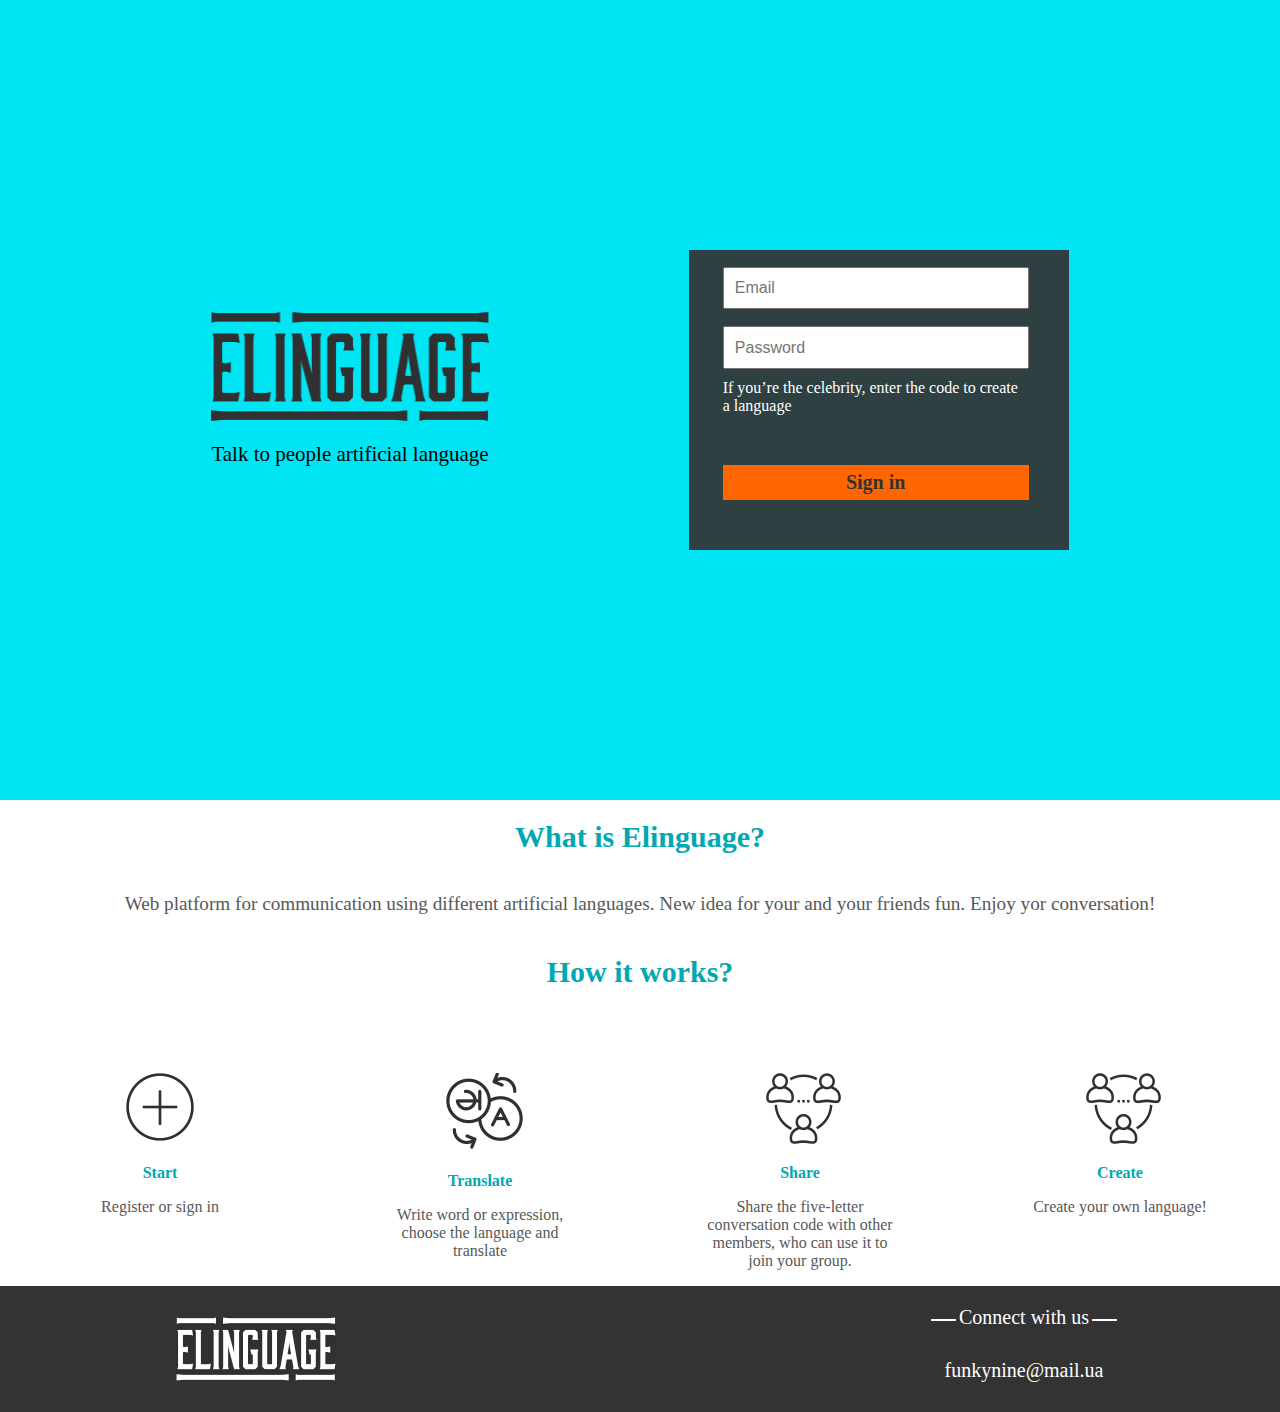
<file: index.html>
<!DOCTYPE html>
<html lang="en">
<head>
    <meta charset="UTF-8">
    <meta name="viewport" content="width=device-width, initial-scale=1.0">
    <link rel="stylesheet" type="text/css" href="style/style.css">
    <title>Document</title>
</head>

<body>

    <div class="fullpage">

        <section class="section1">
            <div class="text">
                <img src="./images/logo.png" alt="logo">
                <p>Talk to people artificial language</p>
            </div>
                 
            <div class="content">
                <div class="enterText">
                    <form class="enterText" action="index.html" method="POST">
                        <input class="pole1" type="email" placeholder="Email">
                        <input class="pole2" type="password" placeholder="Password">
                        <p>If you’re the celebrity, enter the code to create a language</p>
                        <a class="buttomn1" href="#"><div>Sign in</div></a>
                    </form>
                </div>
            </div>
        </section>

        <section class="section2">
            <div class="Starttext">
                <h1>What is Elinguage?</h1>
                <p>Web platform for communication using different artificial languages. New idea for your and your friends fun. Enjoy yor conversation!</p>
            </div>

            <div class="EndText">
                <h1 class="title">How it works?</h1>
                <div class="flex">
                    <div class="info1">
                        <img src="./images/start.png">
                        <p class="change">Start</p>
                        <p class="change1">Register or sign in</p>
                    </div>
                    <div class="info1">
                        <img src="./images/translate.png">
                        <p class="change">Translate</p>
                        <p class="change1">Write word or expression, choose the language and translate</p>
                    </div>
                    <div class="info1">
                        <img src="./images/share.png">
                        <p class="change">Share</p>
                        <p class="change1">Share the five-letter conversation code with other members, who can use it to join your group.</p>
                    </div>
                    <div class="info1">
                        <img src="./images/share.png">
                        <p class="change">Create</p>
                        <p class="change1">Create your own language!</p>
                    </div>
                </div>
            </div>
        </section>


        <section class="section3">
            <div class="footer">
                <div class="in-footer1">
                    <img src="./images/logo2.png">
                </div>
                <div class="mainFooter">
                    <div class="infofooter">
                        <p class="line">Connect with us</p>
                        <p>funkynine@mail.ua</p>
                    </div>
                </div>
            </div>
        </section>

    </div>

    

</body>
<script src="script/index.js"></script>



</html>
</file>
<file: style/style.css>
body{
    margin: 0;
    width: 100%;
    height: 100%;

}
/*11111111*/

#fullpage{
    width: 100%;
	height: 100%;
	font-family: 'Catamaran', sans-serif;
}

.section1{
	display: flex;
	flex-direction: row;
	justify-content: center;
	align-items: center;
	width: 100%;
    height: 800px;
	background: #00e5f3;
}
	
.text{
    position: relative;
    display: flex;
    flex-direction: column;
    font-size: 21px;
    margin-right: 100px;
}

.text1{
	font-size: 48px; 
}
.text2{
	font-size: 28px;
}

.content {
    height: 300px;
    width: 380px;
    background: #2e4041;
    margin-left: 100px;
}

.enterText{
    display: flex;
    flex-direction: column;
    justify-content: center;
    width: 340px;
}

.enterText p{
    margin-top: 3%;
    margin-left: 10%;
    color: #fff;
}

.enterText input{
    margin-top: 5%;
    margin-left: 10%;
    padding: 3%;
    font-size: 16px;

}

.enterText input:first-child{
    margin-top: 5%;
}

.enterText a{
    text-decoration: none;
    color: inherit;
    font-size: 20px;
}

.enterText a div{
    display: flex;
    align-items: center;
    justify-content: center;
    background: #ff6600;
    color: #333;
    margin-top: 10%;
    margin-left: 10%;
    font-weight: 800;
    height: 35px;
}


/*2222222222222222222222222*/

.section2{
	width: 100%;
    height: 100%; 
}

.Starttext{
	display: flex;
    flex-direction: column;
    justify-content: center;
    text-align: center;
}

.Starttext h1{
    color: #00a8b2;
    font-size: 30px;
    font-weight: bold;
}

.Starttext p{
    color: #585858;
    font-size: 1.2em;
    width: 100%;
    text-align: center;
    
}

.EndText{
    min-height: 300px;
}

.EndText h1{
    color: #00a8b2;
    font-size: 30px;
    font-weight: bold;
    text-align: center;
}

.title{
    color: #00a8b2;
    font-size: 30px;
    font-weight: bold;
    text-align: center;
}

.flex{
	display: flex;
    justify-content: space-around;
}

.info1{
	margin-top: 5%;
    width: 200px;
    padding: -900px;
}

.info1 img{
    margin-left: 30%;
}

.info1 img:first-child{
    margin-left: 33%;
}


.change{
    color: #00a8b2;
    font-size: 16px;
    font-weight: 600;
    text-align: center;

}

.change1{
    text-align: center;
    color: #585858;
}

/*3333333333333333333333333*/

.section3{
    width: 100%;
    height: 100% ;
	background: #333;

}
.footer{
    width: 100%;
	height: 100%;
	display: flex;
	flex-direction: row;
	justify-content: space-between;
	align-items: center;
	margin: 0;
}

.in-footer1{
    height: 100%;
    width: 40%;
    display: flex;
    align-items: center;
    justify-content: center;
}

.mainFooter{
    height: 100%;
    width: 40%;
    display: flex;
	flex-direction: column;
	justify-content: center;
	align-items: center;
}


.infofooter p{
    color: #fff;
    text-align: center;
    margin-bottom: 30px;
    font-size: 20px;
}

.line::before, .line::after{
  content: '';
  background-color: #fff;
  display: inline-block;
  width: 25px;
  height: 2px;
  margin: 3px;
}
</file>
